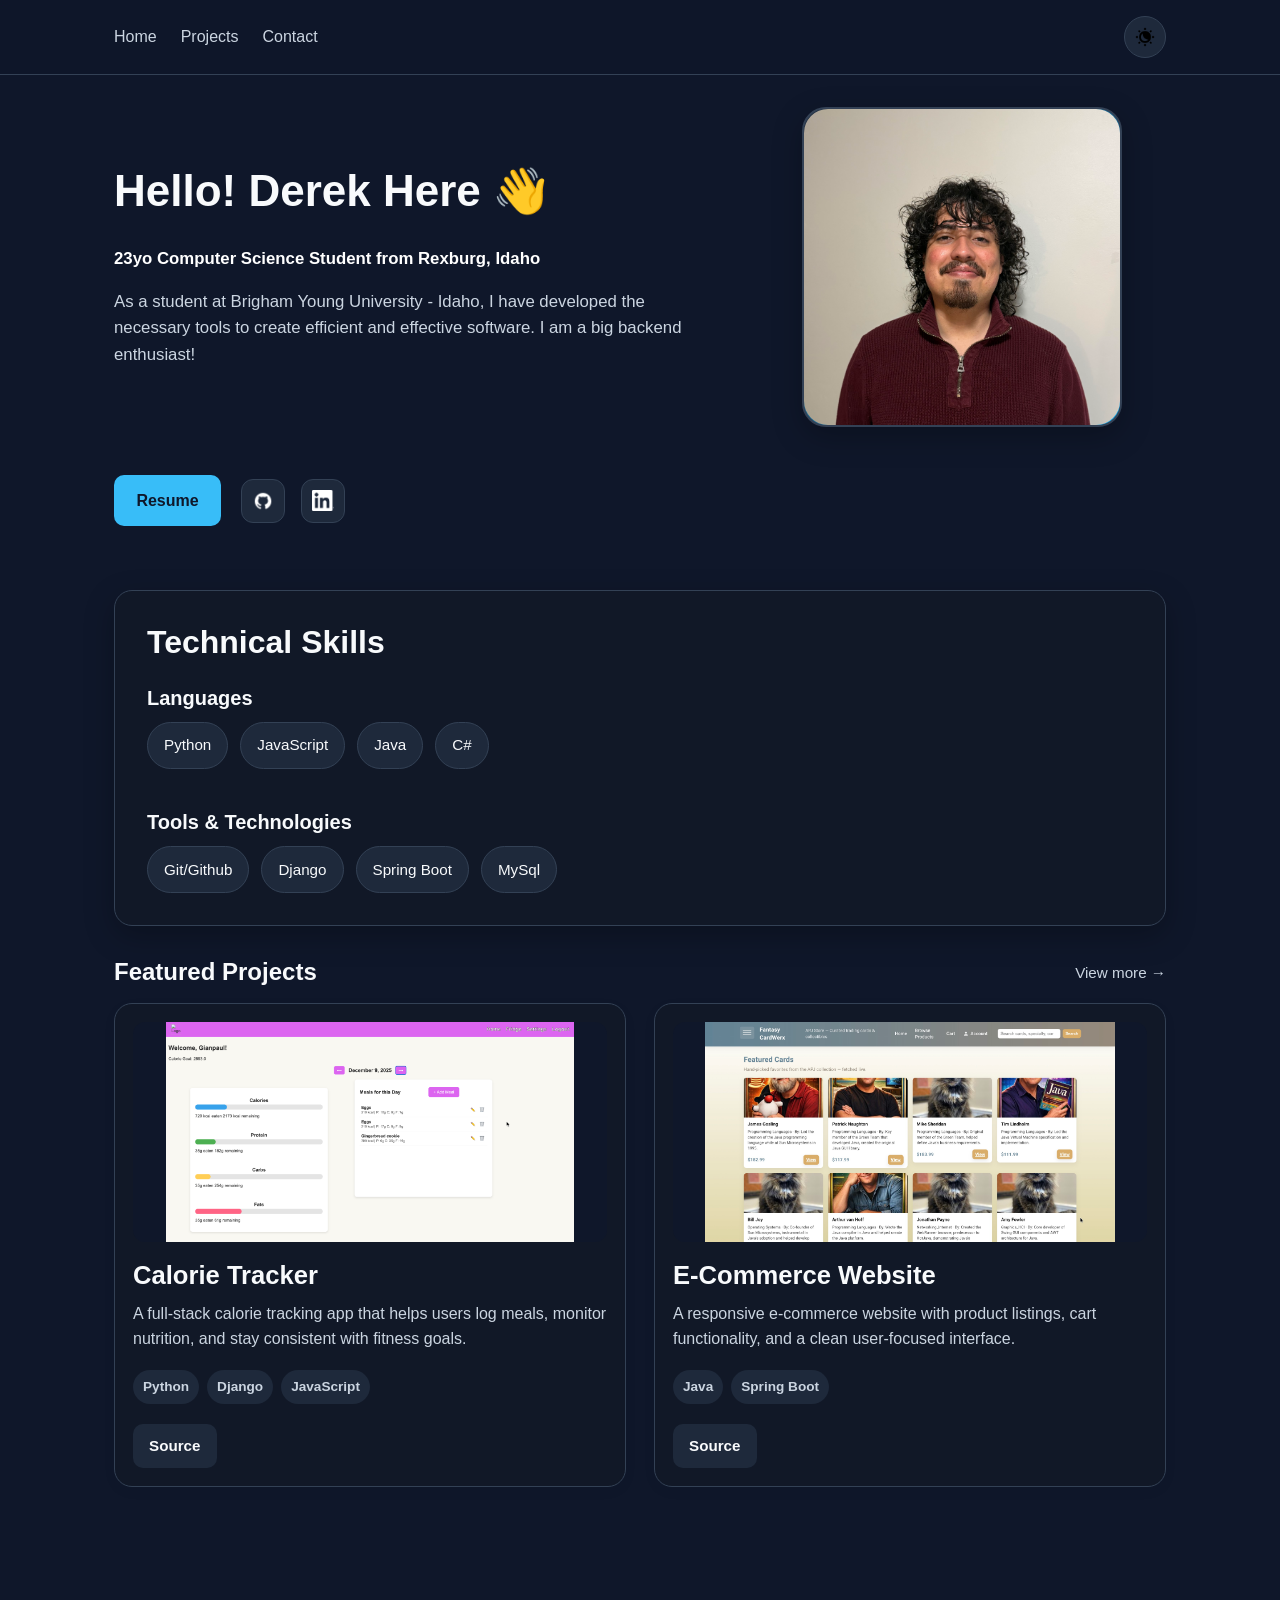
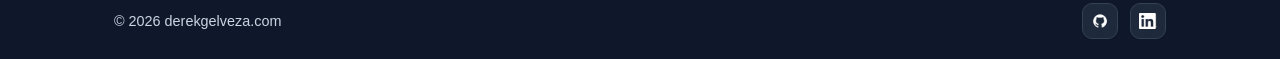
<file: index.html>
<!DOCTYPE html>
<html lang="en">
<head>
    <meta charset="UTF-8">
    <meta name="viewport" content="width=device-width, initial-scale=1.0">
    <title>Derek's Portfolio</title>
    <link rel="stylesheet" href="styles.css">
</head>
<body>
    <header>
        <div class="header-container">
            <nav class="nav">
                <ul>
                    <li class="link"><a href="index.html">Home</a></li>
                    <li class="link"><a href="projects.html">Projects</a></li>
                    <li class="link"><a href="contact.html">Contact</a></li>
                </ul>
                <div id="mode-icon">
                    <button>
                        <img src="icons/night-mode.png" alt="Toggle light/dark mode">
                    </button>
                </div>
            </nav>
        </div>
    </header>
    
    <main>
        <section>
            <div class="about-me">
                <h1>Hello! Derek Here 👋</h1>
                <p id="location-ocupation-tag">
                    23yo Computer Science Student from Rexburg, Idaho
                </p>
                <p id="about-me-text">
                    As a student at Brigham Young University - Idaho, I have developed the necessary tools to 
                    create efficient and effective software. I am a big backend enthusiast!
                </p>
            </div>
            <div class="port-img">
                <img src="images/Portfolio-img.jpg" alt="Derek's Portfolio Image">
            </div>
            <section class="media-and-resume">
                <a href="document/Derek Gelvez Resume .pdf" target="_blank">
                    <button>
                        Resume
                    </button>
                </a>
                <section class="social-media-icons">
                    <a href="https://github.com/derekgelveza" target="_blank">
                        <img src="icons/GitHub_Invertocat_White_Clearspace.png" alt="Github Icon">
                    </a>
                    <a href="https://www.linkedin.com/in/derekgelveza/" target="_blank">
                        <img src="icons/InBug-White.png" alt="LinkedIn Icon">
                    </a>
                </section>
            </section>
        </section>

            <section class="technical-skills-container">
                <h2>Technical Skills</h2>
                <div class="languages-container">
                    <h3>Languages</h3>
                    <ul>
                        <li class="list-item">Python</li>
                        <li class="list-item">JavaScript</li>
                        <li class="list-item">Java</li>
                        <li class="list-item">C#</li>
                    </ul>
                    <br>
                    <div class="frameworks-container">
                        <h3>Tools & Technologies</h3>
                        <ul>
                            <li class="list-item">Git/Github</li>
                            <li class="list-item">Django</li>
                            <li class="list-item">Spring Boot</li>
                            <li class="list-item">MySql</li>
                        </ul>
                    </div>
                </div>
            </section>


        <div class="heading">
            <h3>Featured Projects</h3>
            <a href="projects.html" class="link-for-projects">View more &rarr;</a>
        </div>

        <section class="projects-grid">

            <!-- Project Card 1 -->
            <div class="project-card">
                <div class="project-img">
                    <img src="images/Project1.png" alt="Project 1 Preview">
                </div>

                <div class="project-info">
                    <h3>Calorie Tracker</h3>
                    <p>
                        A full-stack calorie tracking app that helps users log meals,
                        monitor nutrition, and stay consistent with fitness goals.
                    </p>
                </div>

                <div class="project-lang">
                    <span class="lang">Python</span>
                    <span class="lang">Django</span>
                    <span class="lang">JavaScript</span>
                </div>

                <div class="project-links">
                    <a href="https://github.com/derekgelveza/NutrtionApp" class="project-btn" target="_blank">Source</a>
                </div>
            </div>

            <!-- Project Card 2 -->
            <div class="project-card">
                <div class="project-img">
                     <img src="images/E-commerce Java.jpg" alt="Project 2 Preview">
                </div>

                <div class="project-info">
                    <h3>E-Commerce Website</h3>
                    <p>
                        A responsive e-commerce website with product listings, cart
                        functionality, and a clean user-focused interface.
                    </p>
                </div>

                <div class="project-lang">
                    <span class="lang">Java</span>
                    <span class="lang">Spring Boot</span>
                </div>

                <div class="project-links">
                    <a href="https://github.com/derekgelveza/apj-storefront" class="project-btn" target="_blank">Source</a>
                </div>
            </div>

        </section>

        </section>
    </main>

    <footer>
        <div class="footer-container">
            <span>&copy; 2026 derekgelveza.com</span>
            <div class="footer-icons">
                <a href="https://github.com/derekgelveza" target="_blank">
                    <img src="icons/GitHub_Invertocat_White_Clearspace.png" alt="GitHub" class="footer-icon-img">
                </a>
                <a href="https://www.linkedin.com/in/derekgelveza/" target="_blank">
                    <img src="icons/InBug-White.png" alt="LinkedIn" class="footer-icon-img">
                </a>
            </div>
        </div>
    </footer>
    <script src="home.js"></script>
</body>
</html>
</file>
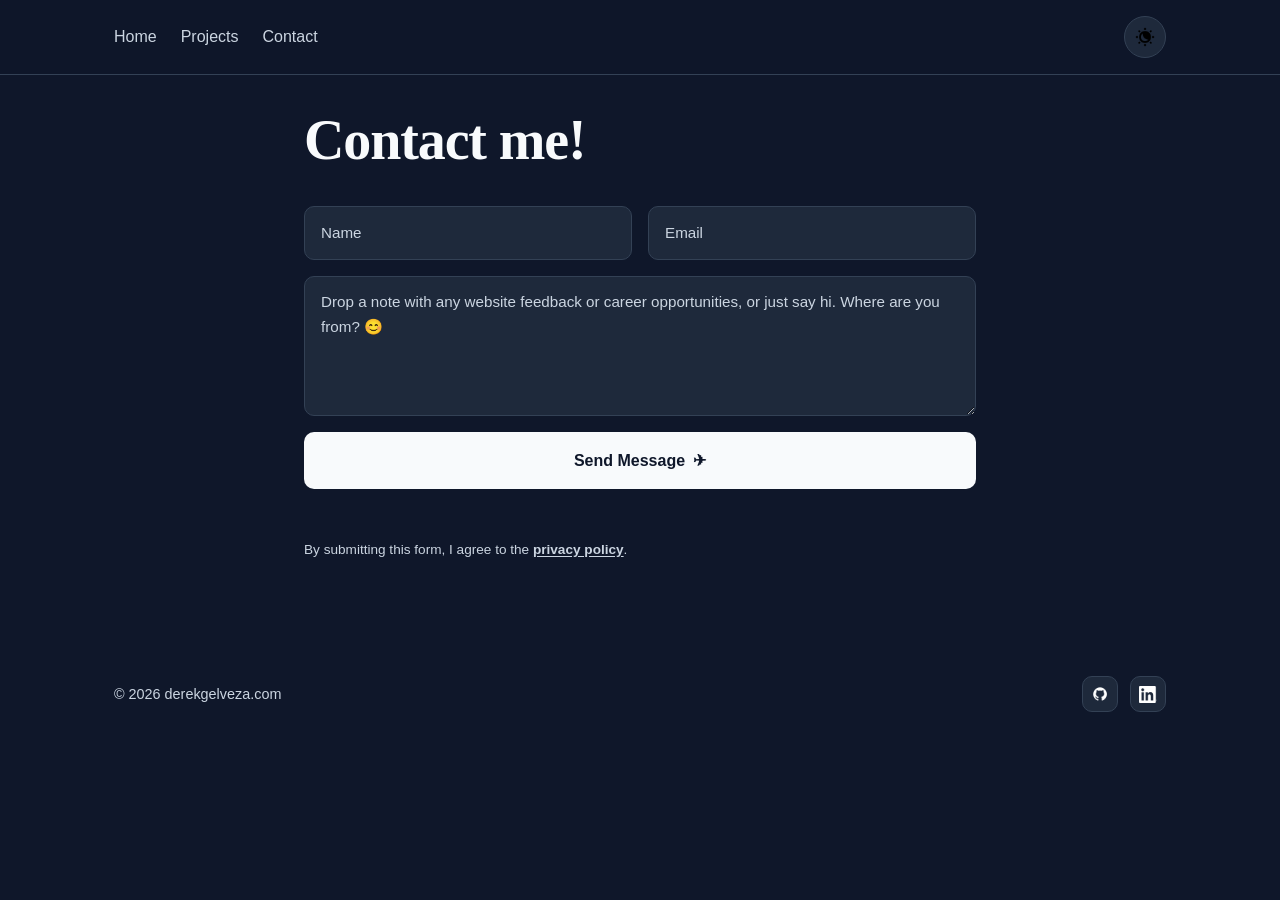
<file: contact.html>
<!DOCTYPE html>
<html lang="en">
<head>
    <meta charset="UTF-8">
    <meta name="viewport" content="width=device-width, initial-scale=1.0">
    <title>Document</title>
    <link rel="stylesheet" href="styles.css">
</head>
<body>
    <header>
        <div class="header-container">
            <nav class="nav">
                <ul>
                    <li class="link"><a href="index.html">Home</a></li>
                    <li class="link"><a href="projects.html">Projects</a></li>
                    <li class="link"><a href="contact.html">Contact</a></li>
                </ul>
                <div id="mode-icon">
                    <button>
                        <img src="icons/night-mode.png" alt="Toggle light/dark mode">
                    </button>
                </div>
            </nav>
        </div>
    </header>

    <main class="contact-main">
            <section class="contact-section">
                <h1>Contact me!</h1>

                <form class="contact-form" id="contact-form">
                    <div class="input-row">
                        <input type="text" name="name" placeholder="Name" required>
                        <input type="email" name="email" placeholder="Email" required>
                    </div>

                    <textarea name="message" placeholder="Drop a note with any website feedback or career opportunities, or just say hi. Where are you from? 😊" required></textarea>

                    <button type="submit" class="send-btn" id="submit-btn">
                        Send Message
                        <span class="arrow">✈</span>
                    </button>

                    <p id="form-status" class="form-status" aria-live="polite"></p>

                    <p class="privacy-text">
                        By submitting this form, I agree to the <a href="#">privacy policy</a>.
                    </p>
                </form>
            </section>
    </main>


    <footer>
        <div class="footer-container">
            <span>&copy; 2026 derekgelveza.com</span>
            <div class="footer-icons">
                <a href="https://github.com/derekgelveza" target="_blank">
                    <img src="icons/GitHub_Invertocat_White_Clearspace.png" alt="GitHub" class="footer-icon-img">
                </a>
                <a href="https://www.linkedin.com/in/derekgelveza/" target="_blank">
                    <img src="icons/InBug-White.png" alt="LinkedIn" class="footer-icon-img">
                </a>
            </div>
        </div>
    </footer>

    <script src="home.js"></script>
    <script>
        const form = document.getElementById('contact-form');
        const submitBtn = document.getElementById('submit-btn');
        const status = document.getElementById('form-status');

        form.addEventListener('submit', async (e) => {
            e.preventDefault();

            submitBtn.disabled = true;
            submitBtn.textContent = 'Sending...';
            status.textContent = '';
            status.className = 'form-status';

            const data = new FormData(form);

            try {
                const res = await fetch('https://formspree.io/f/YOUR_FORM_ID', {
                    method: 'POST',
                    body: data,
                    headers: { 'Accept': 'application/json' }
                });

                if (res.ok) {
                    status.textContent = "Message sent! I'll get back to you soon.";
                    status.classList.add('form-status--success');
                    form.reset();
                } else {
                    throw new Error();
                }
            } catch {
                status.textContent = 'Something went wrong. Please try again.';
                status.classList.add('form-status--error');
            } finally {
                submitBtn.disabled = false;
                submitBtn.innerHTML = 'Send Message <span class="arrow">✈</span>';
            }
        });
    </script>
</body>
</html>
</file>
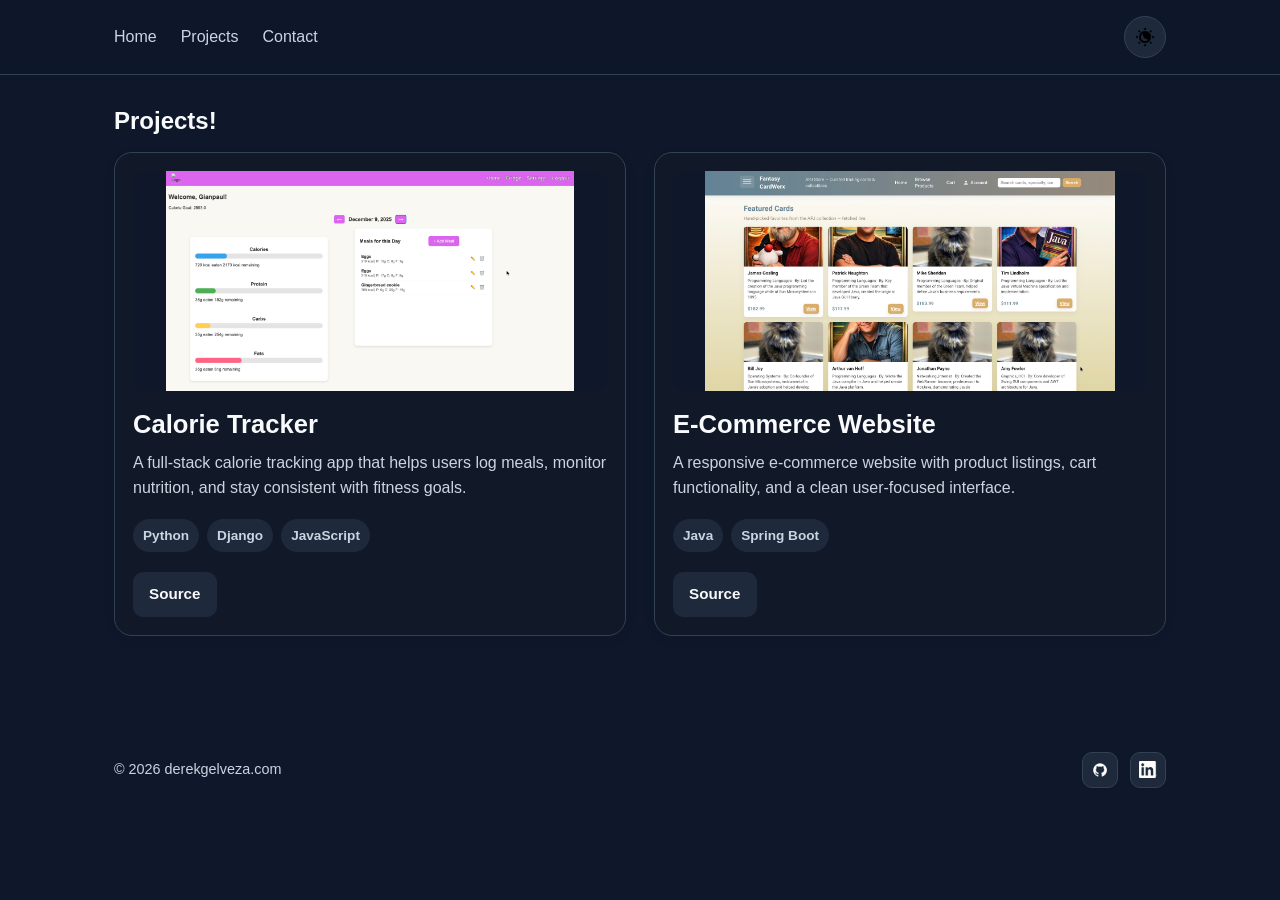
<file: projects.html>
<!DOCTYPE html>
<html lang="en">
<head>
    <meta charset="UTF-8">
    <meta name="viewport" content="width=device-width, initial-scale=1.0">
    <title>Document</title>
    <link rel="stylesheet" href="styles.css">
</head>
<body>
    <header>
        <div class="header-container">
            <nav class="nav">
                <ul>
                    <li class="link"><a href="index.html">Home</a></li>
                    <li class="link"><a href="projects.html">Projects</a></li>
                    <li class="link"><a href="contact.html">Contact</a></li>
                </ul>
                <div id="mode-icon">
                    <button>
                        <img src="icons/night-mode.png" alt="Toggle light/dark mode">
                    </button>
                </div>
            </nav>
        </div>
    </header>

    <main>
        <div class="heading">
            <h3>Projects!</h3>
        </div>

        <section class="projects-grid">

                <!-- Project Card 1 -->
                <div class="project-card">
                    <div class="project-img">
                        <img src="images/Project1.png" alt="Project 1 Preview">
                    </div>

                    <div class="project-info">
                        <h3>Calorie Tracker</h3>
                        <p>
                            A full-stack calorie tracking app that helps users log meals,
                            monitor nutrition, and stay consistent with fitness goals.
                        </p>
                    </div>

                    <div class="project-lang">
                        <span class="lang">Python</span>
                        <span class="lang">Django</span>
                        <span class="lang">JavaScript</span>
                    </div>

                    <div class="project-links">
                        <a href="https://github.com/derekgelveza/NutrtionApp" class="project-btn">Source</a>
                    </div>
                </div>

                <!-- Project Card 2 -->
                <div class="project-card">
                    <div class="project-img">
                        <img src="images/E-commerce Java.jpg" alt="Project 2 Preview">
                    </div>

                    <div class="project-info">
                        <h3>E-Commerce Website</h3>
                        <p>
                            A responsive e-commerce website with product listings, cart
                            functionality, and a clean user-focused interface.
                        </p>
                    </div>

                    <div class="project-lang">
                        <span class="lang">Java</span>
                        <span class="lang">Spring Boot</span>
                    </div>

                    <div class="project-links">
                        <a href="https://github.com/derekgelveza/apj-storefront" class="project-btn">Source</a>
                    </div>
                </div>

        </section>
    </main>

    <footer>
        <div class="footer-container">
            <span>&copy; 2026 derekgelveza.com</span>
            <div class="footer-icons">
                <a href="https://github.com/derekgelveza" target="_blank">
                    <img src="icons/GitHub_Invertocat_White_Clearspace.png" alt="GitHub" class="footer-icon-img">
                </a>
                <a href="https://www.linkedin.com/in/derekgelveza/" target="_blank">
                    <img src="icons/InBug-White.png" alt="LinkedIn" class="footer-icon-img">
                </a>
            </div>
        </div>
    </footer>

    <script src="home.js"></script>
</body>
</html>
</file>
<file: styles.css>
/* =========================
   RESET
========================= */
* {
    margin: 0;
    padding: 0;
    box-sizing: border-box;
}

img {
    display: block;
    max-width: 100%;
}

button {
    font: inherit;
    border: none;
    cursor: pointer;
}

a {
    text-decoration: none;
    color: inherit;
}

ul {
    list-style: none;
}

/* =========================
   ROOT VARIABLES
========================= */
:root {
    --bg: #0f172a;
    --bg-secondary: #111827;
    --card: #1e293b;
    --card-hover: #334155;
    --text: #f8fafc;
    --text-secondary: #cbd5e1;
    --accent: #38bdf8;
    --accent-hover: #0ea5e9;
    --border: #334155;
    --tag-bg: #1e3a8a;
    --tag-text: #dbeafe;
    --shadow: 0 10px 30px rgba(0, 0, 0, 0.25);
}

/* =========================
   BODY
========================= */
body {
    font-family: Arial, Helvetica, sans-serif;
    background-color: var(--bg);
    color: var(--text);
    line-height: 1.6;
}

/* =========================
   GLOBAL LAYOUT
========================= */
main {
    max-width: 1100px;
    margin: 0 auto;
    padding: 2rem 1.5rem 4rem;
}

section {
    margin-bottom: 2rem;
}

h1, h2, h3 {
    line-height: 1.2;
}

h1 {
    font-size: 2.75rem;
    margin-bottom: 0.75rem;
}

h2 {
    font-size: 2rem;
    margin-bottom: 1.5rem;
}

h3 {
    font-size: 1.25rem;
    margin-bottom: 0.75rem;
}

/* =========================
   HEADER / NAV
========================= */
header {
    position: sticky;
    top: 0;
    z-index: 100;
    background-color: rgba(15, 23, 42, 0.9);
    backdrop-filter: blur(8px);
    border-bottom: 1px solid var(--border);
}

.header-container {
    max-width: 1100px;
    margin: 0 auto;
    padding: 1rem 1.5rem;
}

.nav {
    display: flex;
    justify-content: space-between;
    align-items: center;
}

.nav ul {
    display: flex;
    gap: 1.5rem;
    align-items: center;
}

.link a {
    color: var(--text-secondary);
    font-weight: 500;
    transition: color 0.3s ease;
}

.link a:hover {
    color: var(--accent);
}

/* Mode icon */
#mode-icon button {
    width: 42px;
    height: 42px;
    border-radius: 50%;
    background-color: var(--card);
    border: 1px solid var(--border);
    display: grid;
    place-items: center;
    transition: background-color 0.3s ease, transform 0.2s ease;
}

#mode-icon button:hover {
    background-color: var(--card-hover);
    transform: scale(1.05);
}

#mode-icon button img {
    width: 22px;
    height: 22px;
    object-fit: contain;
}

/* =========================
   HERO / ABOUT SECTION
========================= */
main > section:first-of-type:not(.projects-grid):not(.contact-section) {
    display: grid;
    grid-template-columns: 1.5fr 1fr;
    gap: 2rem;
    align-items: center;
}

.about-me {
    display: flex;
    flex-direction: column;
    gap: 1rem;
}

#location-ocupation-tag {
    color: white;
    font-weight: 600;
    font-size: 1.05rem;
}

#about-me-text {
    color: var(--text-secondary);
    max-width: 600px;
    font-size: 1.05rem;
}

/* Profile image placeholder */
.port-img {
    width: 100%;
    max-width: 320px;
    height: 320px;
    margin: 0 auto;
    border-radius: 24px;
    background: linear-gradient(135deg, #1e293b, #0ea5e9);
    box-shadow: var(--shadow);
    border: 2px solid var(--border);
}

.port-img img{
  width: 100%;
  height: 100%;
  object-fit: cover;
  border-radius: 24px;
}

/* =========================
   RESUME / SOCIAL
========================= */
.media-and-resume {
    grid-column: 1 / -1;
    display: flex;
    align-items: center;
    gap: 1.25rem;
    margin-top: 1rem;
}

.media-and-resume > a {
    display: flex;
    align-items: center;
}

.media-and-resume button {
    background-color: var(--accent);
    color: var(--bg);
    padding: 0.8rem 1.4rem;
    border-radius: 10px;
    font-weight: 700;
    transition: background-color 0.3s ease, transform 0.2s ease;
}

.media-and-resume button:hover {
    background-color: var(--accent-hover);
    transform: translateY(-2px);
}

.social-media-icons {
    display: flex;
    gap: 1rem;
    align-items: center;
    margin: 0;
}

.social-media-icons a {
    width: 44px;
    height: 44px;
    display: grid;
    place-items: center;
    background-color: var(--card);
    border: 1px solid var(--border);
    border-radius: 12px;
    transition: background-color 0.3s ease, transform 0.2s ease;
}

.social-media-icons a:hover {
    background-color: var(--card-hover);
    transform: translateY(-2px);
}

.social-media-icons img {
    width: 22px;
    height: 22px;
    object-fit: contain;
}

/* =========================
   TECHNICAL SKILLS
========================= */
.technical-skills-container {
    background-color: var(--bg-secondary);
    border: 1px solid var(--border);
    border-radius: 18px;
    padding: 2rem;
    box-shadow: var(--shadow);
}

.languages-container,
.frameworks-container {
    margin-top: 1rem;
}

.languages-container ul,
.frameworks-container ul {
    display: flex;
    flex-wrap: wrap;
    gap: 0.75rem;
}

.list-item {
    background-color: var(--card);
    color: var(--text);
    border: 1px solid var(--border);
    padding: 0.65rem 1rem;
    border-radius: 999px;
    font-size: 0.95rem;
    transition: background-color 0.3s ease, transform 0.2s ease;
}

.list-item:hover {
    background-color: var(--card-hover);
    transform: translateY(-2px);
}

/* =========================
   FEATURED PROJECTS
========================= */

.featured-projects-container {
    max-width: 1100px;
    margin: 80px auto;
    padding: 0 20px;
}

.heading {
    display: flex;
    justify-content: space-between;
    align-items: center;
    margin-bottom: 1rem;
}

.heading h3 {
    font-size: 1.5rem;
    font-weight: 700;
    color: var(--text);
    margin: 0;
}

.link-for-projects {
    color: var(--text-secondary);
    font-size: 0.95rem;
    font-weight: 500;
    transition: color 0.3s ease;
}

.link-for-projects:hover {
    color: var(--accent);
}

.projects-grid {
    display: grid;
    grid-template-columns: repeat(2, 1fr);
    gap: 28px;
}

.project-card {
    background:var(--bg-secondary);
    border: 1px solid var(--border);
    border-radius: 18px;
    padding: 18px;
    box-shadow: 0 4px 14px rgba(0, 0, 0, 0.04);
    transition: transform 0.25s ease, box-shadow 0.25s ease;
}

.project-card:hover {
    transform: translateY(-4px);
    box-shadow: 0 10px 24px rgba(0, 0, 0, 0.08);
}

.project-img {
    width: 100%;
    height: 220px;
    border-radius: 12px;
    overflow: hidden;
    background: var(--bg);
    margin-bottom: 18px;
}

.project-img a {
    display: block;
    width: 100%;
    height: 100%;
}

.project-img img {
    width: 100%;
    height: 100%;
    object-fit: contain;
    display: block;
}

.project-info h3 {
    font-size: 1.6rem;
    margin: 0 0 10px;
    color: var(--text);
}

.project-info p {
    font-size: 1rem;
    line-height: 1.6;
    color: var(--text-secondary);
    margin: 0 0 18px;
}

.project-lang {
    display: flex;
    flex-wrap: wrap;
    gap: 8px;
    margin-bottom: 20px;
}

.lang {
    background: var(--card);
    color: var(--text-secondary);
    font-size: 0.85rem;
    font-weight: 600;
    padding: 6px 10px;
    border-radius: 999px;
}

.project-links {
    display: flex;
    gap: 12px;
    flex-wrap: wrap;
}

.project-btn {
    text-decoration: none;
    background: var(--card);
    color: var(--text);
    padding: 10px 16px;
    border-radius: 10px;
    font-size: 0.95rem;
    font-weight: 600;
    transition: background 0.3s ease;
}

.project-btn:hover {
    background: var(--card-hover);
}

/* =========================
   RESPONSIVE
========================= */

@media (max-width: 900px) {
    .projects-grid {
        grid-template-columns: 1fr;
    }

    .heading h2 {
        font-size: 2rem;
    }

    .project-img {
        height: 200px;
    }
}

/* =========================
   BETTER PROJECT GROUPING (VISUAL SPACING)
========================= */
.projects-grid > .project-lang:last-child {
    margin-bottom: 0;
}

/* =========================
   RESPONSIVE
========================= */
@media (max-width: 900px) {
    main > section:first-of-type:not(.projects-grid):not(.contact-section) {
        grid-template-columns: 1fr;
        text-align: left;
    }

    .port-img {
        max-width: 260px;
        height: 260px;
    }

    .media-and-resume {
        flex-wrap: wrap;
    }
}

@media (max-width: 600px) {
    .nav {
        flex-direction: column;
        gap: 1rem;
        align-items: flex-start;
    }

    .nav ul {
        flex-wrap: wrap;
        gap: 1rem;
    }

    h1 {
        font-size: 2.1rem;
    }

    h2 {
        font-size: 1.6rem;
    }

    main {
        padding: 1.5rem 1rem 3rem;
    }

    .technical-skills-container,
    .project-info,
    .project-lang {
        padding-left: 1rem;
        padding-right: 1rem;
    }

    .heading {
        flex-direction: column;
        align-items: flex-start;
    }
}

/* =========================
   LIGHT MODE
========================= */
body.light-mode {
    --bg: #ffffff;
    --bg-secondary: #f3f4f6;
    --card: #e5e7eb;
    --card-hover: #d1d5db;
    --text: #111111;
    --text-secondary: #4b5563;
    --accent: #111111;
    --accent-hover: #374151;
    --border: #d1d5db;
    --tag-bg: #e5e7eb;
    --tag-text: #111111;
    --shadow: 0 10px 30px rgba(0, 0, 0, 0.08);
}

body.light-mode header {
    background-color: rgba(255, 255, 255, 0.9);
    border-bottom-color: var(--border);
}

body.light-mode #location-ocupation-tag {
    color: black;
}

/* =========================
   FOOTER
========================= */
footer {
    border-top: none;
    background-color: none;
}

.footer-container {
    max-width: 1100px;
    margin: 0 auto;
    padding: 1.25rem 1.5rem;
    display: flex;
    justify-content: space-between;
    align-items: center;
}

footer span {
    color: var(--text-secondary);
    font-size: 0.9rem;
}

.footer-icons {
    display: flex;
    gap: 0.75rem;
    align-items: center;
}

.footer-icons a {
    width: 36px;
    height: 36px;
    display: grid;
    place-items: center;
    background-color: var(--card);
    border: 1px solid var(--border);
    border-radius: 10px;
    transition: background-color 0.3s ease, transform 0.2s ease;
}

.footer-icons a:hover {
    background-color: var(--card-hover);
    transform: translateY(-2px);
}

.footer-icon-img {
    width: 18px;
    height: 18px;
    object-fit: contain;
}

/* =========================
   CONTACT PAGE
========================= */
.contact-main {
    max-width: 720px;
}

.contact-section h1 {
    font-size: 3.5rem;
    font-weight: 900;
    font-family: Georgia, 'Times New Roman', serif;
    letter-spacing: -0.02em;
    margin-bottom: 2rem;
    color: var(--text);
}

.contact-form {
    display: flex;
    flex-direction: column;
    gap: 1rem;
}

.input-row {
    display: grid;
    grid-template-columns: 1fr 1fr;
    gap: 1rem;
}

.contact-form input,
.contact-form textarea {
    width: 100%;
    background-color: var(--card);
    border: 1px solid var(--border);
    border-radius: 10px;
    padding: 0.85rem 1rem;
    color: var(--text);
    font: inherit;
    font-size: 0.95rem;
    outline: none;
    transition: border-color 0.2s ease;
}

.contact-form input::placeholder,
.contact-form textarea::placeholder {
    color: var(--text-secondary);
}

.contact-form input:focus,
.contact-form textarea:focus {
    border-color: var(--accent);
}

.contact-form textarea {
    resize: vertical;
    min-height: 140px;
}

.send-btn {
    width: 100%;
    background-color: var(--text);
    color: var(--bg);
    padding: 1rem;
    border-radius: 10px;
    font-size: 1rem;
    font-weight: 700;
    display: flex;
    align-items: center;
    justify-content: center;
    gap: 0.5rem;
    transition: opacity 0.2s ease, transform 0.2s ease;
}

.send-btn:hover {
    opacity: 0.88;
    transform: translateY(-1px);
}

.privacy-text {
    font-size: 0.85rem;
    color: var(--text-secondary);
}

.privacy-text a {
    font-weight: 600;
    text-decoration: underline;
    text-underline-offset: 2px;
}

.form-status {
    font-size: 0.9rem;
    min-height: 1.2em;
}

.form-status--success {
    color: #4ade80;
}

.form-status--error {
    color: #f87171;
}

.send-btn:disabled {
    opacity: 0.6;
    cursor: not-allowed;
    transform: none;
}

@media (max-width: 600px) {
    .input-row {
        grid-template-columns: 1fr;
    }

    .contact-section h1 {
        font-size: 2.5rem;
    }
}
</file>
